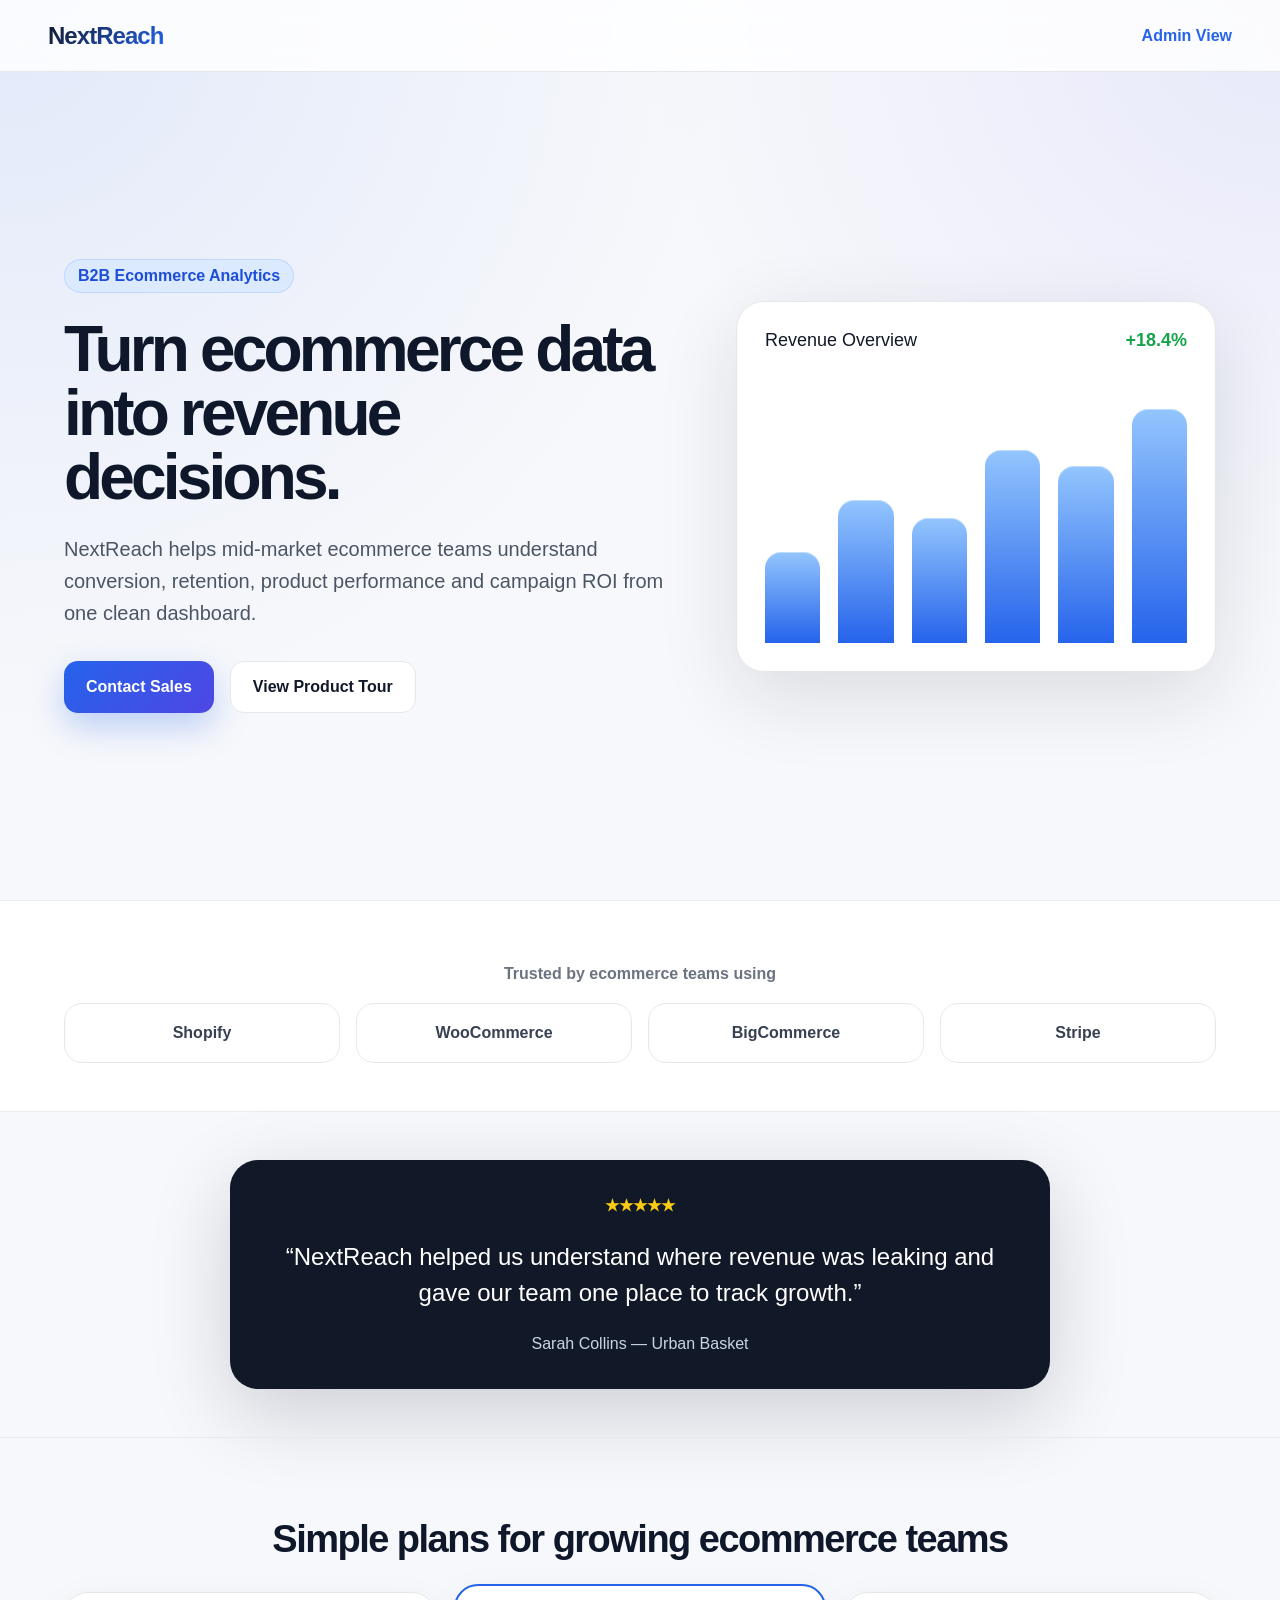
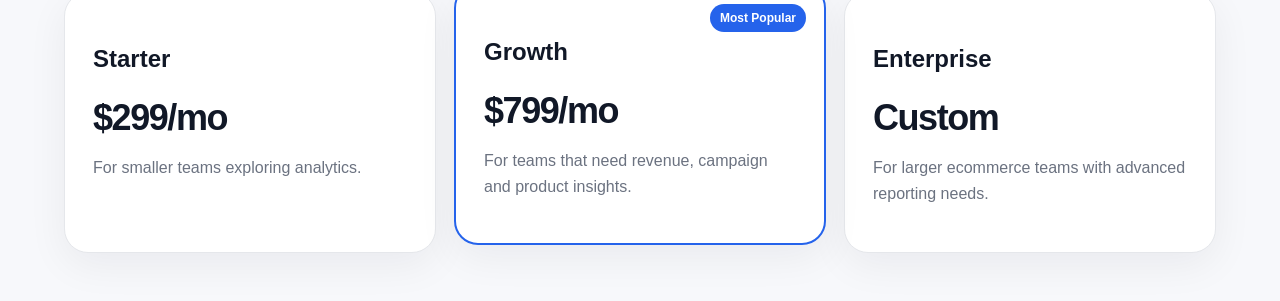
<file: templates/index.html>
<!DOCTYPE html>
<html lang="en">
<head>
    <meta charset="UTF-8">
    <title>NextReach | Ecommerce Analytics Dashboard</title>
    <meta name="viewport" content="width=device-width, initial-scale=1.0">
    <link rel="stylesheet" href="/static/style.css">
</head>
<body>
<header class="nav">
    <div class="brand">NextReach</div>
    <a href="/admin" class="admin-link">Admin View</a>
</header>

<main class="hero">
    <section class="hero-content">
        <div class="badge">B2B Ecommerce Analytics</div>
        <h1>Turn ecommerce data into revenue decisions.</h1>
        <p>
            NextReach helps mid-market ecommerce teams understand conversion,
            retention, product performance and campaign ROI from one clean dashboard.
        </p>

        <div class="hero-actions">
            <button id="open-chat" class="primary-btn">Contact Sales</button>
            <a href="/product-tour" class="secondary-btn tour-link">View Product Tour</a>
        </div>
    </section>

    <section class="dashboard-card">
        <div class="card-header">
            <span>Revenue Overview</span>
            <strong>+18.4%</strong>
        </div>
        <div class="chart-bars">
            <span style="height: 35%"></span>
            <span style="height: 55%"></span>
            <span style="height: 48%"></span>
            <span style="height: 74%"></span>
            <span style="height: 68%"></span>
            <span style="height: 90%"></span>
        </div>
    </section>
</main>

<section class="social-proof">
    <p>Trusted by ecommerce teams using</p>
    <div class="logo-row">
        <span>Shopify</span>
        <span>WooCommerce</span>
        <span>BigCommerce</span>
        <span>Stripe</span>
    </div>
</section>

<section class="testimonial-section">
    <div class="testimonial-card">
        <strong>★★★★★</strong>
        <p>“NextReach helped us understand where revenue was leaking and gave our team one place to track growth.”</p>
        <span>Sarah Collins — Urban Basket</span>
    </div>
</section>

<section class="pricing-section">
    <h2>Simple plans for growing ecommerce teams</h2>
    <div class="pricing-grid">
        <div class="pricing-card">
            <h3>Starter</h3>
            <strong>$299/mo</strong>
            <p>For smaller teams exploring analytics.</p>
        </div>
        <div class="pricing-card featured">
            <h3>Growth</h3>
            <strong>$799/mo</strong>
            <p>For teams that need revenue, campaign and product insights.</p>
        </div>
        <div class="pricing-card">
            <h3>Enterprise</h3>
            <strong>Custom</strong>
            <p>For larger ecommerce teams with advanced reporting needs.</p>
        </div>
    </div>
</section>

<div id="chat-widget" class="chat-widget hidden">
    <div class="chat-header">
        <div>
            <strong>NextReach Contact Agent</strong>
            <small>Usually takes under 2 minutes</small>
        </div>
        <button id="close-chat">×</button>
    </div>

    <div class="chat-progress">
    <div class="chat-progress-top">
        <span id="chat-progress-text">Step 1 / 10</span>
        <span>Sales request</span>
    </div>
    <div class="chat-progress-track">
        <div id="chat-progress-bar"></div>
    </div>
</div>

    <div id="chat-messages" class="chat-messages"></div>

    <div class="chat-input-area">
        <input id="chat-input" type="text" placeholder="Type your answer...">
        <button id="send-message">Send</button>
    </div>
</div>

<script src="/static/chatbot.js"></script>
</body>
</html>
</file>
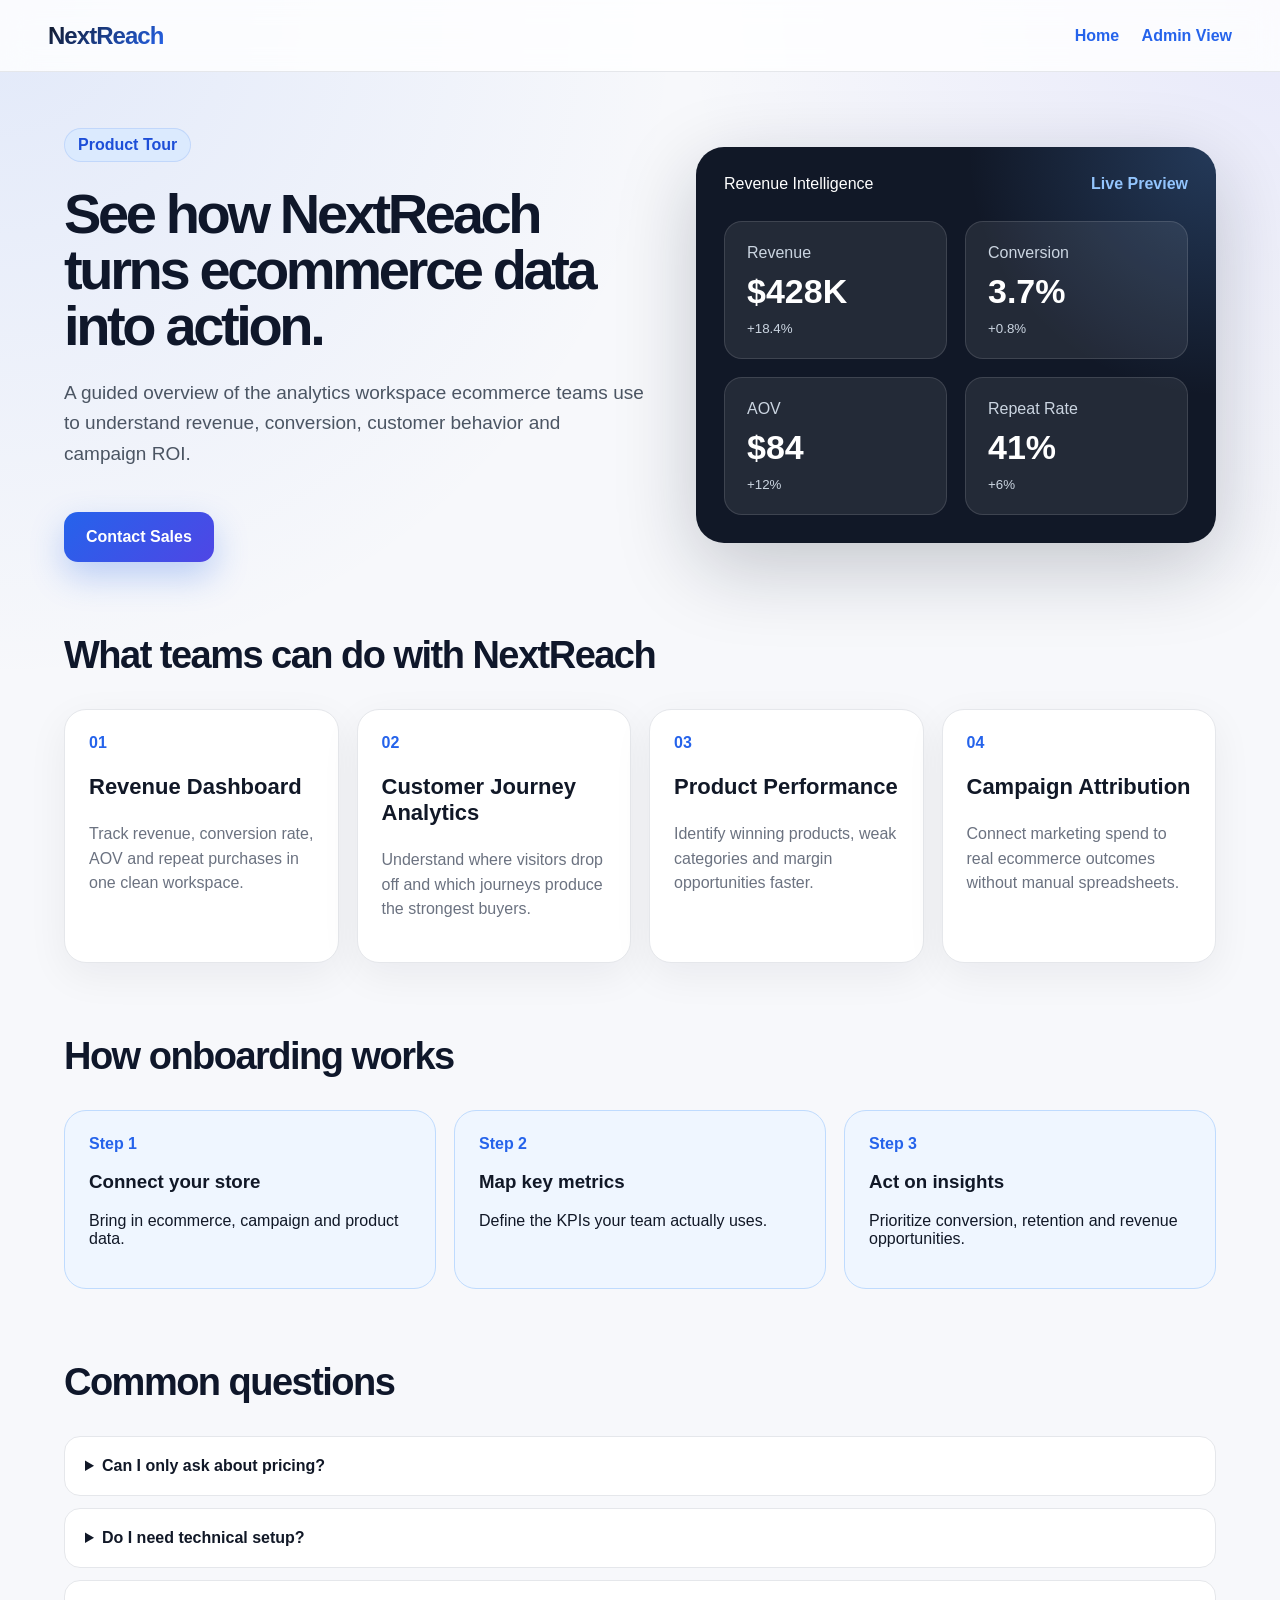
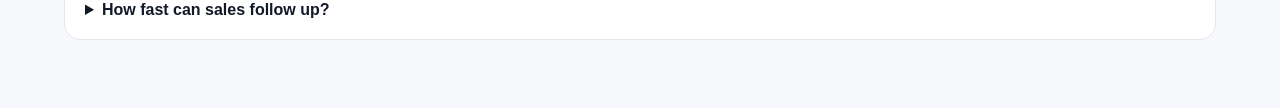
<file: templates/product_tour.html>
<!DOCTYPE html>
<html lang="en">
<head>
    <meta charset="UTF-8">
    <title>NextReach Product Tour</title>
    <meta name="viewport" content="width=device-width, initial-scale=1.0">
    <link rel="stylesheet" href="/static/style.css">
</head>
<body>
<header class="nav">
    <div class="brand">NextReach</div>
    <div>
        <a href="/" class="admin-link">Home</a>
        <a href="/admin" class="admin-link">Admin View</a>
    </div>
</header>

<main class="tour-container">
    <section class="tour-hero">
        <div>
            <div class="badge">Product Tour</div>
            <h1>See how NextReach turns ecommerce data into action.</h1>
            <p>
                A guided overview of the analytics workspace ecommerce teams use
                to understand revenue, conversion, customer behavior and campaign ROI.
            </p>
            <a href="/" class="primary-btn tour-cta">Contact Sales</a>
        </div>

        <div class="tour-dashboard">
            <div class="tour-dashboard-header">
                <span>Revenue Intelligence</span>
                <strong>Live Preview</strong>
            </div>
            <div class="tour-metric-grid">
                <div><span>Revenue</span><strong>$428K</strong><small>+18.4%</small></div>
                <div><span>Conversion</span><strong>3.7%</strong><small>+0.8%</small></div>
                <div><span>AOV</span><strong>$84</strong><small>+12%</small></div>
                <div><span>Repeat Rate</span><strong>41%</strong><small>+6%</small></div>
            </div>
        </div>
    </section>

    <section class="feature-section">
        <h2>What teams can do with NextReach</h2>

        <div class="feature-grid">
            <article class="feature-card">
                <strong>01</strong>
                <h3>Revenue Dashboard</h3>
                <p>Track revenue, conversion rate, AOV and repeat purchases in one clean workspace.</p>
            </article>

            <article class="feature-card">
                <strong>02</strong>
                <h3>Customer Journey Analytics</h3>
                <p>Understand where visitors drop off and which journeys produce the strongest buyers.</p>
            </article>

            <article class="feature-card">
                <strong>03</strong>
                <h3>Product Performance</h3>
                <p>Identify winning products, weak categories and margin opportunities faster.</p>
            </article>

            <article class="feature-card">
                <strong>04</strong>
                <h3>Campaign Attribution</h3>
                <p>Connect marketing spend to real ecommerce outcomes without manual spreadsheets.</p>
            </article>
        </div>
    </section>

    <section class="workflow-section">
        <h2>How onboarding works</h2>

        <div class="workflow-grid">
            <div>
                <span>Step 1</span>
                <h3>Connect your store</h3>
                <p>Bring in ecommerce, campaign and product data.</p>
            </div>
            <div>
                <span>Step 2</span>
                <h3>Map key metrics</h3>
                <p>Define the KPIs your team actually uses.</p>
            </div>
            <div>
                <span>Step 3</span>
                <h3>Act on insights</h3>
                <p>Prioritize conversion, retention and revenue opportunities.</p>
            </div>
        </div>
    </section>

    <section class="faq-section">
        <h2>Common questions</h2>

        <details>
            <summary>Can I only ask about pricing?</summary>
            <p>Yes. The contact agent supports lightweight pricing and demo requests.</p>
        </details>

        <details>
            <summary>Do I need technical setup?</summary>
            <p>The product is designed for ecommerce and growth teams, not only engineers.</p>
        </details>

        <details>
            <summary>How fast can sales follow up?</summary>
            <p>The admin view helps the team prioritize urgent and high-quality leads first.</p>
        </details>
    </section>
</main>
</body>
</html>
</file>
<file: static/style.css>
* {
    box-sizing: border-box;
}

body {
    margin: 0;
    font-family: Inter, Arial, sans-serif;
    background: #f7f8fb;
    color: #111827;
}

.nav {
    height: 72px;
    padding: 0 48px;
    display: flex;
    justify-content: space-between;
    align-items: center;
    background: white;
    border-bottom: 1px solid #e5e7eb;
}

.brand {
    font-size: 24px;
    font-weight: 800;
    letter-spacing: -0.04em;
}

.admin-link {
    color: #2563eb;
    text-decoration: none;
    font-weight: 700;
    margin-left: 18px;
}

.hero {
    min-height: calc(100vh - 72px);
    display: grid;
    grid-template-columns: 1fr 480px;
    gap: 56px;
    align-items: center;
    padding: 72px 64px;
}

.badge {
    display: inline-block;
    background: #dbeafe;
    color: #1d4ed8;
    padding: 8px 14px;
    border-radius: 999px;
    font-weight: 700;
    margin-bottom: 24px;
}

.hero h1 {
    font-size: 64px;
    line-height: 1;
    letter-spacing: -0.06em;
    margin: 0 0 24px;
}

.hero p {
    font-size: 20px;
    color: #4b5563;
    max-width: 640px;
    line-height: 1.6;
}

.hero-actions {
    margin-top: 32px;
    display: flex;
    gap: 16px;
}

.primary-btn,
.secondary-btn {
    border: 0;
    padding: 16px 22px;
    border-radius: 14px;
    font-size: 16px;
    font-weight: 800;
    cursor: pointer;
}

.primary-btn {
    background: #2563eb;
    color: white;
}

.secondary-btn {
    background: white;
    color: #111827;
    border: 1px solid #e5e7eb;
}

.dashboard-card {
    background: white;
    border: 1px solid #e5e7eb;
    border-radius: 28px;
    padding: 28px;
    box-shadow: 0 24px 80px rgba(15, 23, 42, 0.12);
}

.card-header {
    display: flex;
    justify-content: space-between;
    margin-bottom: 32px;
    font-size: 18px;
}

.card-header strong {
    color: #16a34a;
}

.chart-bars {
    height: 260px;
    display: flex;
    gap: 18px;
    align-items: end;
}

.chart-bars span {
    flex: 1;
    background: linear-gradient(180deg, #60a5fa, #2563eb);
    border-radius: 16px 16px 0 0;
}

.chat-widget {
    position: fixed;
    right: 28px;
    bottom: 28px;
    width: 390px;
    height: 590px;
    background: white;
    border-radius: 24px;
    box-shadow: 0 24px 80px rgba(15, 23, 42, 0.22);
    display: flex;
    flex-direction: column;
    overflow: hidden;
    border: 1px solid #e5e7eb;
}

.hidden {
    display: none;
}

.chat-header {
    background: #111827;
    color: white;
    padding: 18px;
    display: flex;
    justify-content: space-between;
    align-items: center;
}

.chat-header small {
    display: block;
    color: #cbd5e1;
    margin-top: 4px;
}

.chat-header button {
    background: transparent;
    border: 0;
    color: white;
    font-size: 28px;
    cursor: pointer;
}

.chat-messages {
    flex: 1;
    padding: 18px;
    overflow-y: auto;
    background: #f8fafc;
}

.message {
    max-width: 86%;
    padding: 12px 14px;
    border-radius: 16px;
    margin-bottom: 12px;
    line-height: 1.45;
    font-size: 14px;
}

.message.bot {
    background: white;
    border: 1px solid #e5e7eb;
}

.message.user {
    background: #2563eb;
    color: white;
    margin-left: auto;
}

.chat-input-area {
    display: flex;
    gap: 10px;
    padding: 14px;
    border-top: 1px solid #e5e7eb;
    background: white;
}

.chat-input-area input {
    flex: 1;
    padding: 13px;
    border-radius: 12px;
    border: 1px solid #d1d5db;
}

.chat-input-area button {
    background: #2563eb;
    color: white;
    border: 0;
    border-radius: 12px;
    padding: 0 16px;
    font-weight: 800;
    cursor: pointer;
}

.admin-container {
    padding: 48px;
}

.admin-top {
    display: flex;
    justify-content: space-between;
    align-items: center;
    margin-bottom: 32px;
}

.admin-top h1 {
    margin: 0;
    font-size: 40px;
    letter-spacing: -0.04em;
}

.admin-top p {
    color: #6b7280;
}

.search-input {
    width: 360px;
    padding: 14px;
    border-radius: 12px;
    border: 1px solid #d1d5db;
}

.lead-grid {
    display: grid;
    gap: 20px;
}

.lead-card {
    background: white;
    border: 1px solid #e5e7eb;
    border-radius: 22px;
    padding: 24px;
    box-shadow: 0 12px 40px rgba(15, 23, 42, 0.06);
}

.lead-card-top {
    display: flex;
    justify-content: space-between;
    gap: 18px;
}

.lead-card h2 {
    margin: 0 0 6px;
}

.lead-card p {
    color: #4b5563;
}

.quality {
    height: fit-content;
    padding: 8px 12px;
    border-radius: 999px;
    font-weight: 800;
    font-size: 13px;
}

.quality.high {
    background: #dcfce7;
    color: #166534;
}

.quality.medium {
    background: #fef3c7;
    color: #92400e;
}

.quality.low {
    background: #fee2e2;
    color: #991b1b;
}

.summary {
    background: #f8fafc;
    padding: 14px;
    border-radius: 14px;
}

.lead-meta,
.contact-box {
    display: grid;
    grid-template-columns: repeat(4, 1fr);
    gap: 12px;
    margin: 16px 0;
}

.lead-meta span,
.contact-box span {
    background: #f9fafb;
    border: 1px solid #e5e7eb;
    padding: 12px;
    border-radius: 12px;
    font-size: 13px;
}

.need-text {
    line-height: 1.6;
}

.admin-actions {
    display: grid;
    grid-template-columns: 160px 1fr 100px;
    gap: 12px;
    margin-top: 18px;
}

.admin-actions select,
.admin-actions textarea,
.admin-actions button {
    border: 1px solid #d1d5db;
    border-radius: 12px;
    padding: 12px;
    font-family: inherit;
}

.admin-actions button {
    background: #111827;
    color: white;
    font-weight: 800;
    cursor: pointer;
}

.empty-state {
    background: white;
    padding: 40px;
    border-radius: 22px;
    text-align: center;
}

@media (max-width: 900px) {
    .hero {
        grid-template-columns: 1fr;
        padding: 40px 24px;
    }

    .hero h1 {
        font-size: 44px;
    }

    .dashboard-card {
        display: none;
    }

    .chat-widget {
        right: 12px;
        left: 12px;
        bottom: 12px;
        width: auto;
        height: 80vh;
    }

    .nav {
        padding: 0 24px;
    }

    .admin-container {
        padding: 24px;
    }

    .admin-top {
        display: block;
    }

    .search-input {
        width: 100%;
    }

    .lead-meta,
    .contact-box,
    .admin-actions {
        grid-template-columns: 1fr;
    }
}
.summary-cards {
    display: grid;
    grid-template-columns: repeat(4, 1fr);
    gap: 18px;
    margin-bottom: 28px;
}

.summary-card {
    background: white;
    border: 1px solid #e5e7eb;
    border-radius: 20px;
    padding: 22px;
    box-shadow: 0 12px 40px rgba(15, 23, 42, 0.06);
}

.summary-card span {
    color: #6b7280;
    font-size: 14px;
    font-weight: 700;
}

.summary-card strong {
    display: block;
    margin-top: 8px;
    font-size: 34px;
    letter-spacing: -0.04em;
}

.badges {
    display: flex;
    gap: 8px;
    align-items: flex-start;
}

.status-badge {
    height: fit-content;
    padding: 8px 12px;
    border-radius: 999px;
    font-weight: 800;
    font-size: 13px;
    background: #f3f4f6;
    color: #374151;
}

.status-badge.new {
    background: #dbeafe;
    color: #1d4ed8;
}

.status-badge.contacted {
    background: #ede9fe;
    color: #6d28d9;
}

.status-badge.qualified {
    background: #dcfce7;
    color: #166534;
}

.status-badge.closed {
    background: #ecfdf5;
    color: #047857;
}

.status-badge.rejected {
    background: #fee2e2;
    color: #991b1b;
}

.next-action {
    background: #111827;
    color: white;
    padding: 16px;
    border-radius: 16px;
    margin: 16px 0;
}

.next-action strong {
    display: block;
    margin-bottom: 6px;
}

.next-action p {
    margin: 0;
    color: #e5e7eb;
}

@media (max-width: 900px) {
    .summary-cards {
        grid-template-columns: 1fr;
    }

    .badges {
        flex-direction: column;
    }
}
.tour-link {
    text-decoration: none;
    display: inline-flex;
    align-items: center;
}

.tour-container {
    padding: 56px 64px;
}

.tour-hero {
    display: grid;
    grid-template-columns: 1fr 520px;
    gap: 48px;
    align-items: center;
    margin-bottom: 72px;
}

.tour-hero h1 {
    font-size: 56px;
    line-height: 1;
    letter-spacing: -0.06em;
    margin: 0 0 24px;
}

.tour-hero p {
    font-size: 19px;
    line-height: 1.6;
    color: #4b5563;
}

.tour-cta {
    display: inline-block;
    text-decoration: none;
    margin-top: 24px;
}

.tour-dashboard {
    background: #111827;
    color: white;
    border-radius: 28px;
    padding: 28px;
    box-shadow: 0 24px 80px rgba(15, 23, 42, 0.22);
}

.tour-dashboard-header {
    display: flex;
    justify-content: space-between;
    margin-bottom: 28px;
}

.tour-dashboard-header strong {
    color: #93c5fd;
}

.tour-metric-grid {
    display: grid;
    grid-template-columns: repeat(2, 1fr);
    gap: 18px;
}

.tour-metric-grid div {
    background: rgba(255,255,255,0.08);
    border: 1px solid rgba(255,255,255,0.12);
    border-radius: 18px;
    padding: 22px;
}

.tour-metric-grid span,
.tour-metric-grid small {
    display: block;
    color: #cbd5e1;
}

.tour-metric-grid strong {
    display: block;
    font-size: 34px;
    margin: 10px 0;
}

.feature-section,
.workflow-section,
.faq-section {
    margin-top: 72px;
}

.feature-section h2,
.workflow-section h2,
.faq-section h2 {
    font-size: 38px;
    letter-spacing: -0.04em;
}

.feature-grid {
    display: grid;
    grid-template-columns: repeat(4, 1fr);
    gap: 18px;
}

.feature-card {
    background: white;
    border: 1px solid #e5e7eb;
    border-radius: 22px;
    padding: 24px;
    box-shadow: 0 12px 40px rgba(15, 23, 42, 0.06);
}

.feature-card strong {
    color: #2563eb;
}

.feature-card h3 {
    font-size: 22px;
}

.feature-card p {
    color: #6b7280;
    line-height: 1.55;
}

.workflow-grid {
    display: grid;
    grid-template-columns: repeat(3, 1fr);
    gap: 18px;
}

.workflow-grid div {
    background: #eff6ff;
    border: 1px solid #bfdbfe;
    padding: 24px;
    border-radius: 22px;
}

.workflow-grid span {
    color: #2563eb;
    font-weight: 800;
}

.faq-section details {
    background: white;
    border: 1px solid #e5e7eb;
    padding: 20px;
    border-radius: 16px;
    margin-bottom: 12px;
}

.faq-section summary {
    font-weight: 800;
    cursor: pointer;
}

.faq-section p {
    color: #6b7280;
}

@media (max-width: 900px) {
    .tour-container {
        padding: 32px 24px;
    }

    .tour-hero {
        grid-template-columns: 1fr;
    }

    .tour-hero h1 {
        font-size: 42px;
    }

    .feature-grid,
    .workflow-grid,
    .tour-metric-grid {
        grid-template-columns: 1fr;
    }
}
.chat-progress {
    padding: 12px 16px;
    background: white;
    border-bottom: 1px solid #e5e7eb;
}

.chat-progress-top {
    display: flex;
    justify-content: space-between;
    font-size: 12px;
    font-weight: 800;
    color: #6b7280;
    margin-bottom: 8px;
}

.chat-progress-track {
    height: 8px;
    background: #e5e7eb;
    border-radius: 999px;
    overflow: hidden;
}

#chat-progress-bar {
    height: 100%;
    width: 0%;
    background: #2563eb;
    border-radius: 999px;
    transition: width 0.3s ease;
}

.typing {
    color: #6b7280;
    font-style: italic;
}

.social-proof,
.testimonial-section,
.pricing-section {
    padding: 48px 64px;
}

.social-proof {
    text-align: center;
    background: white;
}

.social-proof p {
    color: #6b7280;
    font-weight: 800;
}

.logo-row {
    display: grid;
    grid-template-columns: repeat(4, 1fr);
    gap: 16px;
    margin-top: 20px;
}

.logo-row span {
    padding: 20px;
    background: #f8fafc;
    border: 1px solid #e5e7eb;
    border-radius: 18px;
    font-weight: 900;
    color: #374151;
}

.testimonial-card {
    max-width: 820px;
    margin: auto;
    background: #111827;
    color: white;
    padding: 36px;
    border-radius: 28px;
    text-align: center;
    box-shadow: 0 24px 80px rgba(15, 23, 42, 0.18);
}

.testimonial-card strong {
    color: #facc15;
}

.testimonial-card p {
    font-size: 24px;
    line-height: 1.5;
}

.testimonial-card span {
    color: #cbd5e1;
}

.pricing-section h2 {
    text-align: center;
    font-size: 38px;
    letter-spacing: -0.04em;
}

.pricing-grid {
    display: grid;
    grid-template-columns: repeat(3, 1fr);
    gap: 18px;
    margin-top: 28px;
}

.pricing-card {
    background: white;
    border: 1px solid #e5e7eb;
    border-radius: 24px;
    padding: 28px;
    box-shadow: 0 12px 40px rgba(15, 23, 42, 0.06);
}

.pricing-card.featured {
    border: 2px solid #2563eb;
    transform: translateY(-8px);
}

.pricing-card h3 {
    font-size: 24px;
}

.pricing-card strong {
    display: block;
    font-size: 36px;
    letter-spacing: -0.04em;
}

.pricing-card p {
    color: #6b7280;
    line-height: 1.6;
}

@media (max-width: 900px) {
    .logo-row,
    .pricing-grid {
        grid-template-columns: 1fr;
    }

    .social-proof,
    .testimonial-section,
    .pricing-section {
        padding: 32px 24px;
    }
}
.admin-chart-card {
    background: white;
    border: 1px solid #e5e7eb;
    border-radius: 22px;
    padding: 24px;
    margin-bottom: 28px;
    box-shadow: 0 12px 40px rgba(15, 23, 42, 0.06);
}

.chart-title h2 {
    margin: 0;
    font-size: 26px;
    letter-spacing: -0.03em;
}

.chart-title p {
    color: #6b7280;
}

.quality-bars {
    display: grid;
    gap: 16px;
    margin-top: 20px;
}

.quality-bars div {
    display: grid;
    grid-template-columns: 160px 1fr 40px;
    align-items: center;
    gap: 12px;
}

.quality-bars span {
    font-weight: 800;
    color: #374151;
}

.bar-track {
    height: 12px;
    background: #e5e7eb;
    border-radius: 999px;
    overflow: hidden;
}

.bar-fill {
    height: 100%;
    border-radius: 999px;
}

.high-bar {
    background: #16a34a;
}

.medium-bar {
    background: #f59e0b;
}

.low-bar {
    background: #ef4444;
}

@media (max-width: 900px) {
    .quality-bars div {
        grid-template-columns: 1fr;
    }
}
/* ---------- Premium polish layer ---------- */

body {
    background:
        radial-gradient(circle at top left, rgba(37, 99, 235, 0.10), transparent 32%),
        radial-gradient(circle at top right, rgba(99, 102, 241, 0.10), transparent 28%),
        #f7f8fb;
}

.nav {
    position: sticky;
    top: 0;
    z-index: 20;
    backdrop-filter: blur(14px);
    background: rgba(255, 255, 255, 0.82);
}

.brand {
    background: linear-gradient(135deg, #111827, #2563eb);
    -webkit-background-clip: text;
    -webkit-text-fill-color: transparent;
}

.hero {
    position: relative;
}

.hero-content {
    animation: fadeUp 0.7s ease both;
}

.dashboard-card,
.tour-dashboard,
.lead-card,
.summary-card,
.admin-chart-card,
.feature-card,
.pricing-card,
.testimonial-card {
    transition: transform 0.25s ease, box-shadow 0.25s ease;
}

.dashboard-card:hover,
.lead-card:hover,
.summary-card:hover,
.admin-chart-card:hover,
.feature-card:hover,
.pricing-card:hover {
    transform: translateY(-4px);
    box-shadow: 0 28px 80px rgba(15, 23, 42, 0.13);
}

.primary-btn {
    background: linear-gradient(135deg, #2563eb, #4f46e5);
    box-shadow: 0 14px 34px rgba(37, 99, 235, 0.28);
}

.primary-btn:hover,
.chat-input-area button:hover,
.admin-actions button:hover {
    transform: translateY(-1px);
    opacity: 0.96;
}

.secondary-btn {
    transition: transform 0.2s ease, box-shadow 0.2s ease;
}

.secondary-btn:hover {
    transform: translateY(-1px);
    box-shadow: 0 10px 28px rgba(15, 23, 42, 0.08);
}

.chat-widget {
    border: 1px solid rgba(229, 231, 235, 0.9);
    animation: popIn 0.22s ease both;
}

.chat-header {
    background: linear-gradient(135deg, #111827, #1e3a8a);
}

.message.bot {
    box-shadow: 0 8px 22px rgba(15, 23, 42, 0.05);
}

.message.user {
    background: linear-gradient(135deg, #2563eb, #4f46e5);
}

.chat-input-area input:focus,
.search-input:focus,
.admin-actions textarea:focus,
.admin-actions select:focus {
    outline: none;
    border-color: #2563eb;
    box-shadow: 0 0 0 4px rgba(37, 99, 235, 0.12);
}

.badge {
    box-shadow: inset 0 0 0 1px rgba(37, 99, 235, 0.14);
}

.hero h1,
.tour-hero h1,
.admin-top h1,
.pricing-section h2,
.feature-section h2,
.workflow-section h2,
.faq-section h2 {
    color: #0f172a;
}

.chart-bars span {
    background: linear-gradient(180deg, #93c5fd, #2563eb);
    box-shadow: inset 0 1px 0 rgba(255,255,255,0.4);
}

.social-proof,
.pricing-section,
.testimonial-section {
    border-top: 1px solid rgba(229, 231, 235, 0.75);
}

.logo-row span {
    background: rgba(255, 255, 255, 0.76);
    backdrop-filter: blur(10px);
}

.pricing-card.featured {
    position: relative;
    overflow: hidden;
}

.pricing-card.featured::before {
    content: "Most Popular";
    position: absolute;
    top: 18px;
    right: 18px;
    background: #2563eb;
    color: white;
    font-size: 12px;
    font-weight: 900;
    padding: 7px 10px;
    border-radius: 999px;
}

.lead-card {
    border-left: 5px solid #e5e7eb;
}

.lead-card:has(.quality.high) {
    border-left-color: #16a34a;
}

.lead-card:has(.quality.medium) {
    border-left-color: #f59e0b;
}

.lead-card:has(.quality.low) {
    border-left-color: #ef4444;
}

.next-action {
    background: linear-gradient(135deg, #111827, #1e3a8a);
}

.tour-dashboard {
    background:
        radial-gradient(circle at top right, rgba(96, 165, 250, 0.24), transparent 38%),
        #111827;
}

.tour-metric-grid div {
    transition: transform 0.2s ease;
}

.tour-metric-grid div:hover {
    transform: scale(1.02);
}

.empty-state {
    border: 1px dashed #cbd5e1;
}

@keyframes fadeUp {
    from {
        opacity: 0;
        transform: translateY(16px);
    }
    to {
        opacity: 1;
        transform: translateY(0);
    }
}

@keyframes popIn {
    from {
        opacity: 0;
        transform: translateY(12px) scale(0.98);
    }
    to {
        opacity: 1;
        transform: translateY(0) scale(1);
    }
}

@media (max-width: 900px) {
    .hero {
        padding-top: 36px;
    }

    .nav {
        height: auto;
        padding-top: 16px;
        padding-bottom: 16px;
        gap: 12px;
    }
}
</file>
